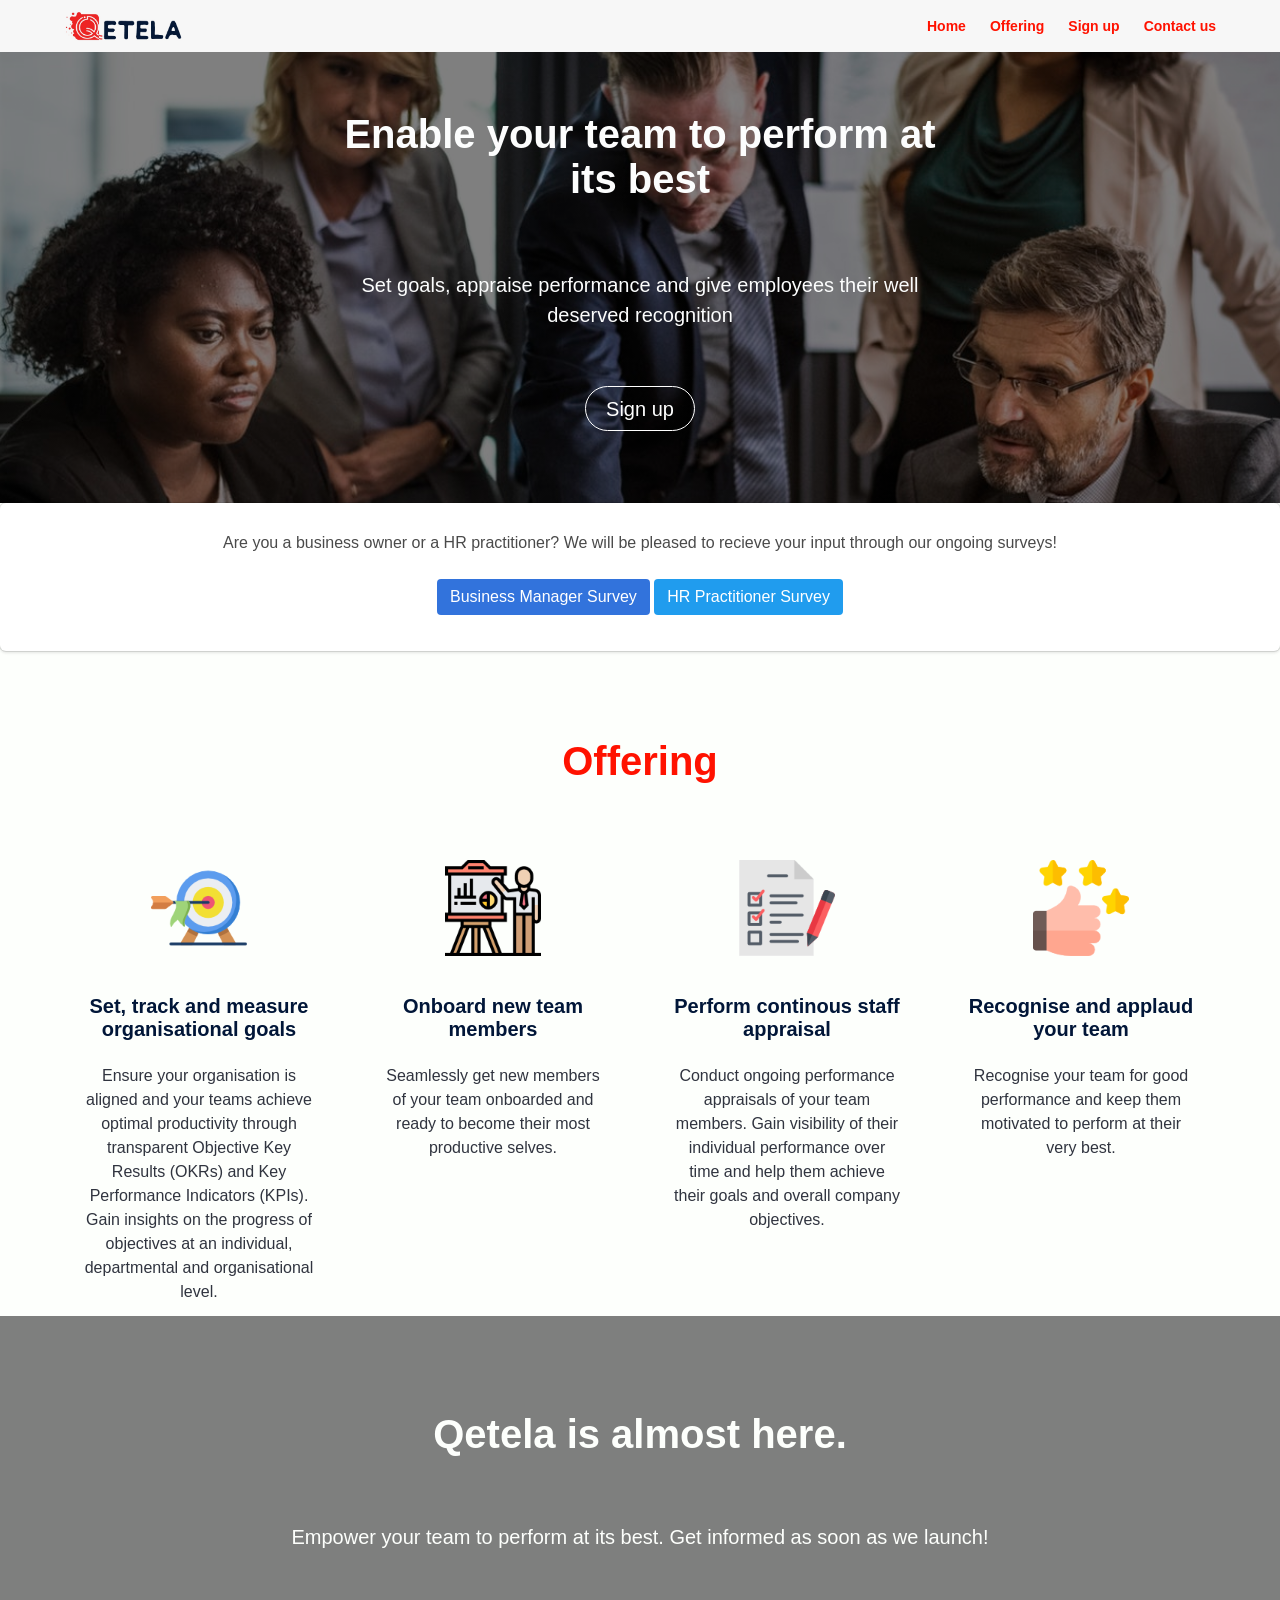
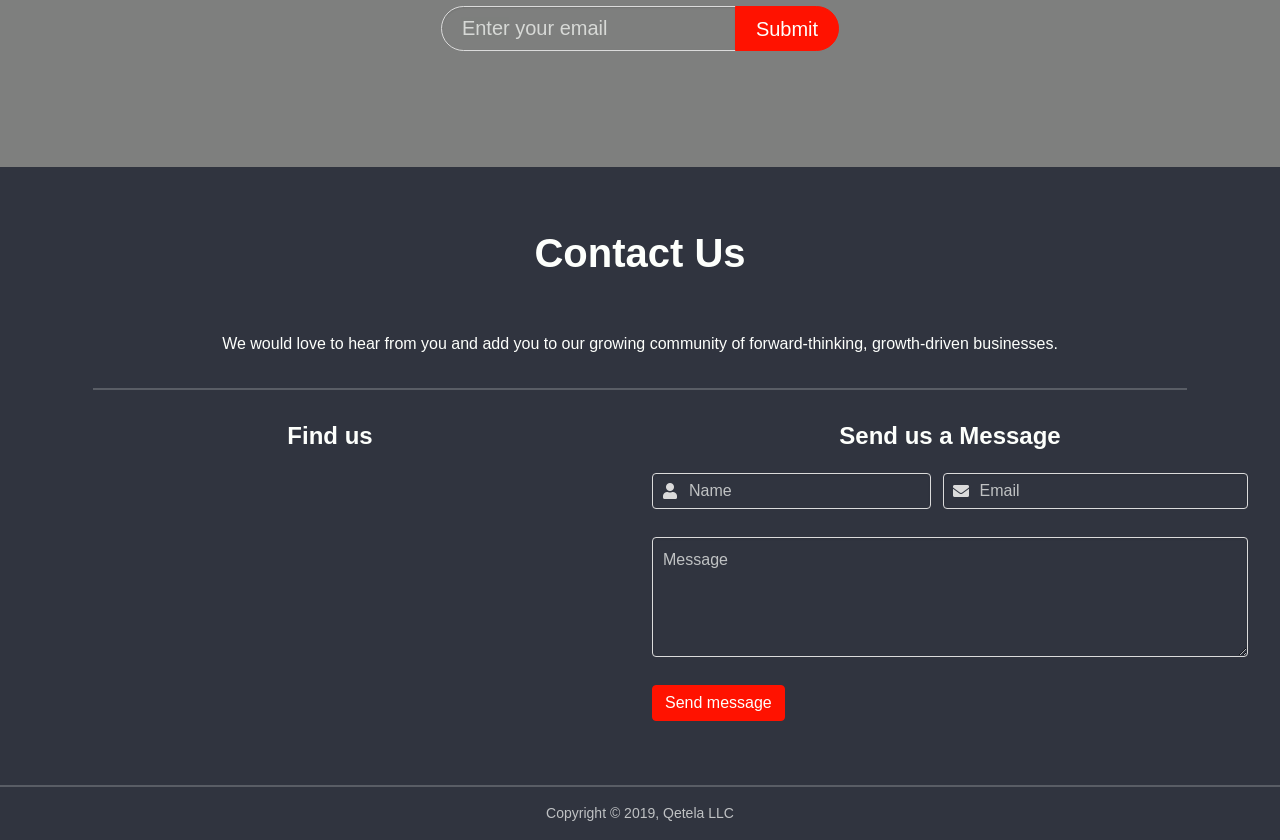
<file: index_old.html>
<!DOCTYPE html>
<html>
<head>
  <meta charset="utf-8">
  <meta name="viewport" content="width=device-width, initial-scale=1">
  <title>Qetela - Consider it done</title>
  <link rel="stylesheet" href="css/bulma.min.css">
  <link rel="stylesheet" href="css/main.css"><link rel="stylesheet" href="https://use.fontawesome.com/releases/v5.7.1/css/all.css" integrity="sha384-fnmOCqbTlWIlj8LyTjo7mOUStjsKC4pOpQbqyi7RrhN7udi9RwhKkMHpvLbHG9Sr" crossorigin="anonymous">
  <link rel="shortcut icon" type="image/png" href="./images/favicon.png"/>
  <meta name="google-site-verification" content="iHv25r2EApouhb4QvYjdSusc7kIsFLQ1m4HZjmapcoI" />
</head>

<body>


  <!-- START NAV -->
  <nav class="navbar is-fixed-top" style="background:#F7F7F7;">
    <div class="container">
      <div class="navbar-brand">
        <a class="navbar-item" href="../">
          <img src="./images/logo.jpeg" alt="Logo" style="height: 35px;">
        </a>
        <span class="navbar-burger burger" data-target="navbarMenu">
          <span></span>
          <span></span>
          <span></span>
        </span>
      </div>
      <div id="navbarMenu" class="navbar-menu">
        <div class="navbar-end">
          <a class="navbar-item" href="#hero">
            Home
          </a>
          <a class="navbar-item" href="#what-we-do">
            Offering
          </a>
          <a class="navbar-item" href="#sign-up">
            Sign up
          </a>
          <!-- <a class="navbar-item" href="#articles">
          Articles
        </a> -->
        <a class="navbar-item" href="#contact">
          Contact us
        </a>
      </div>
    </div>
  </div>
</nav>
<!-- END NAV -->
<div id="hero"></div>
<section class="hero">
  <div class="hero-body">
    <div class="container has-text-centered">
      <h2 class="title is-2">
        Enable your team to perform at its best
      </h2>
      <h2 class="subtitle">
        Set goals, appraise performance and give employees their well deserved recognition
      </h2>
      <a class="button is-danger is-inverted is-outlined is-rounded is-medium" href="#sign-up">Sign up</a>
    </div>
  </div>
  <div class="clearfix"><br/></div>
</section>

<div class="box survey has-text-centered">
  <div>
    Are you a business owner or a HR practitioner? We will be pleased to recieve your input through our ongoing surveys!
  </div>
  <div>
    <a class="button is-link" href="https://goo.gl/forms/JpgkQ5gYlTz9Sq3m2" target="_blank">Business Manager Survey</a>
    <a class="button is-info" href="https://goo.gl/forms/78fYlEpqa33NOcto1" target="_blank">HR Practitioner Survey</a>
  </div>
</div>

<div id="what-we-do"></div>
<section class="what-we-do has-text-centered is-fullheight">
  <h2 class="title is-2">Offering</h2>
  <div class="container">
    <div class="columns">
      <div class="column">
        <img src="./images/what-icons/target.png" alt="Goals Icon">
        <h3 class="title is-5">
          Set, track and measure organisational goals
        </h3>
        <p>
          Ensure your organisation is aligned and your teams achieve optimal productivity through transparent Objective Key Results (OKRs) and Key Performance Indicators (KPIs). Gain insights on the progress of objectives at an individual, departmental and organisational level.
        </p>
      </div>
      <div class="column">
        <img src="./images/what-icons/training.png" alt="Productivity onboarding Icon">
        <h3 class="title is-5">Onboard new team members </h3>
        <p>
          Seamlessly get new members of your team onboarded and ready to become their most productive selves.
        </p>
      </div>
      <div class="column">
        <img src="./images/what-icons/review.png" alt="Performance reviews Icon">
        <h3 class="title is-5">Perform continous staff appraisal</h3>
        <p>
          Conduct ongoing performance appraisals of your team members. Gain visibility of their individual performance over time and help them achieve their goals and overall company objectives.
        </p>
      </div>
      <div class="column">
        <img src="./images/what-icons/kudos.png" alt="Applaus (Kudos) & Recommendation Icon">
        <h3 class="title is-5">Recognise and applaud your team</h3>
        <p>
          Recognise your team for good performance and keep them motivated to perform at  their very best.
        </p>
      </div>
    </div>
  </div>
  <div class="clearfix"><br/></div>
</section>

<div id="sign-up"></div>
<section class="sign-up has-text-centered is-fullheight">
  <h2 class="title is-2">Qetela is almost here.</h2>
  <h2 class="subtitle">
    Empower your team to perform at its best. Get informed as soon as we launch!
  </h2>
  <form action="/" method="POST" target="_blank">
    <div class="field has-addons has-text-centered  is-hidden-mobile">
      <div class="control">
        <input class="input is-rounded is-medium" type="email" placeholder="Enter your email" name="email">
      </div>
      <div class="control">
        <input type="Submit" name="submit" value="Submit" class="button is-rounded is-medium"/>
      </div>
    </div>
    <div class="field has-text-centered  is-hidden-tablet">
      <div class="control">
        <input class="input is-rounded" type="email" placeholder="Enter your email" name="entry.109977745">
      </div>
      <div class="control has-text-centered">
        <input type="Submit" name="submit" value="Submit" class="button is-rounded"/>
      </div>
    </div>
  </form>
  <div class="clearfix"><br/></div>
</section>

<div id="contact"></div>
<section class="contact has-text-centered">
  <h2 class="title is-2">Contact Us</h2>
  <p>We would love to hear from you and add you to our growing community of forward-thinking, growth-driven businesses.</p>
  <div class="clearfix"><hr/></div>
  <div class="columns">
    <div class="column">
      <h3 class="title is-4">Find us</h3>
      <iframe src="https://www.google.com/maps/embed?pb=!1m14!1m8!1m3!1d15882.000784527429!2d-0.15418030000000002!3d5.6405173!3m2!1i1024!2i768!4f13.1!3m3!1m2!1s0x0%3A0x5bfe4abfd88d302b!2sMeltwater+Entrepreneurial+School+Of+Technology!5e0!3m2!1sen!2sgh!4v1549984502730" width="600" height="450" frameborder="0" style="border:0" allowfullscreen></iframe>
    </div>
    <div class="column">
      <h3 class="title is-4">Send us a Message</h3>
      <form>
        <div class="field is-horizontal">
          <div class="field-body">
            <div class="field">
              <p class="control has-icons-left">
                <input class="input" type="text" placeholder="Name" name="name">
                <span class="icon is-small is-left">
                  <i class="fas fa-user"></i>
                </span>
              </p>
            </div>
            <div class="field">
              <p class="control has-icons-left has-icons-right">
                <input class="input" type="email" placeholder="Email" name="email">
                <span class="icon is-small is-left">
                  <i class="fas fa-envelope"></i>
                </span>
              </p>
            </div>
          </div>
        </div>

        <div class="field is-horizontal">
          <div class="field-body">
            <div class="field">
              <div class="control">
                <textarea class="textarea" placeholder="Message" name="message"></textarea>
              </div>
            </div>
          </div>
        </div>

        <div class="field is-horizontal">
          <div class="field-body">
            <div class="field">
              <div class="control">
                <button class="button">
                  Send message
                </button>
              </div>
            </div>
          </div>
        </div>
      </form>
    </div>
  </div>
</section>


<footer>
  <hr/>
  Copyright © 2019, Qetela LLC
</footer>

<!-- Modals-->
<div class="signup-confirm-modal modal">
  <div class="modal-background"></div>
  <div class="modal-content">
    <div class="columns">
      <div class="column has-text-centered">
        <i class="fas fa-thumbs-up"></i>
      </div>
      <div class="column  is-two-thirds">
        <h1 class="title is-3">Sending successful</h1>
        <p>We have successfully recieved your submission.</p>
        <p>Thank you</p>
      </div>
    </div>
    <button class="modal-close is-large" aria-label="close"></button>
  </div>
</div>

<div class="signup-failed-modal modal">
  <div class="modal-background"></div>
  <div class="modal-content">
    <div class="columns">
      <div class="column has-text-centered">
        <i class="fas fa-exclamation-triangle"></i>
      </div>
      <div class="column  is-two-thirds">
        <h1 class="title is-3">Sending failed</h1>
        <p>We are unable to recieve your submission.</p>
        <p>Please try again</p>
      </div>
    </div>
    <button class="modal-close is-large" aria-label="close"></button>
  </div>
</div>
<script src="./js/main.js"></script>
<!-- Global site tag (gtag.js) - Google Analytics -->
<script async src="https://www.googletagmanager.com/gtag/js?id=UA-134452167-1"></script>
<script>
  window.dataLayer = window.dataLayer || [];
  function gtag(){dataLayer.push(arguments);}
  gtag('js', new Date());

  gtag('config', 'UA-134452167-1');
</script>

</body>
</html>
</file>
<file: css/main.css>
html, body {
  background: #fdfffc;
  color: #30343f;
  scroll-behavior: smooth;
}

.navbar {
  font-weight: bold;
  font-size: 14px;
  background-color: #fdfffc;
}
.navbar a {
  color: #ff1200;
}
.navbar .navbar-item img {
  max-height: 3rem;
}

h1, h2 {
  color: #ff1200 !important;
  padding: 2rem;
}

.title {
  color: #011638;
}

.content .title {
  color: #011638;
}

.modal-content {
  padding: 2rem;
  background-color: #fdfffc;
}
.modal-content i {
  color: #30343f;
  margin-top: 1rem;
  font-size: 5rem;
}
.modal-content h1 {
  padding: 0;
}

.survey {
  margin-bottom: 0;
}
.survey div {
  padding: 0.5rem;
}
.survey div a {
  margin: 0.5rem 0;
}

footer {
  background-color: #30343f;
  padding: 1rem 0;
  color: rgba(252, 253, 252, 0.7);
  text-align: center;
  font-size: 14px;
}
footer hr {
  background-color: rgba(255, 255, 255, 0.2);
  width: 100%;
  margin: 1rem auto;
}

.hero {
  background: linear-gradient(rgba(0, 0, 0, 0.5), rgba(0, 0, 0, 0.5)), url("../images/hero.jpeg") no-repeat top center fixed;
  -webkit-background-size: cover;
  -moz-background-size: cover;
  -o-background-size: cover;
  background-size: cover;
  padding: 2rem 0 0;
}
.hero .hero-body .container {
  max-width: 700px;
}
.hero .hero-body .container .title {
  color: #fcfdfd !important;
}
.hero .hero-body .container .subtitle {
  color: #fcfdfd !important;
  line-height: 1.5;
}
.hero .hero-body .container .buttons {
  padding-top: 2rem;
  width: 240px;
  margin: 0 auto;
}
.hero .hero-body .container .buttons .button {
  width: 120px;
}

.what-we-do {
  padding: 2rem 0 0;
}
.what-we-do .column {
  padding: 0 2rem;
}
.what-we-do .column img {
  height: 10rem;
  padding: 2rem;
}

.sign-up {
  background: linear-gradient(rgba(0, 0, 0, 0.5), rgba(0, 0, 0, 0.5)), url("../images/signup-bg.jpg") no-repeat center center fixed;
  -webkit-background-size: cover;
  -moz-background-size: cover;
  -o-background-size: cover;
  background-size: cover;
  padding: 4rem 0;
}
.sign-up h1, .sign-up h2 {
  color: #fdfffc !important;
}
.sign-up .field {
  justify-content: center;
}
.sign-up .field .input[type=email] {
  background-color: rgba(0, 0, 0, 0);
  color: #fdfffc;
  margin-bottom: 1rem;
}
.sign-up .field .input.is-active, .sign-up .field .input.is-focused, .sign-up .field .input:active, .sign-up .field .input:focus, .sign-up .field .textarea.is-active, .sign-up .field .textarea.is-focused, .sign-up .field .textarea:active, .sign-up .field .textarea:focus {
  border-color: #ff1200;
  box-shadow: 0 0 0 0.125em rgba(255, 18, 0, 0.25);
}
.sign-up .field input[type=submit] {
  background-color: #ff1200;
  color: #fdfffc;
  border-color: #ff1200;
}
.sign-up .field ::placeholder {
  /* Chrome, Firefox, Opera, Safari 10.1+ */
  color: #fdfffc;
  opacity: 0.7;
  /* Firefox */
}
.sign-up .field :-ms-input-placeholder {
  /* Internet Explorer 10-11 */
  color: #fdfffc;
  opacity: 0.7;
}
.sign-up .field ::-ms-input-placeholder {
  /* Microsoft Edge */
  color: #fdfffc;
  opacity: 0.7;
}

.contact {
  background-color: #30343f;
  color: #fdfffc;
  padding: 2rem;
}
.contact h1, .contact h2, .contact h3 {
  color: #fdfffc !important;
}
.contact iframe {
  min-height: 200px;
}
.contact hr {
  background-color: rgba(255, 255, 255, 0.2);
  width: 90%;
  margin: 2rem auto;
}
.contact .input, .contact .textarea {
  background-color: rgba(0, 0, 0, 0);
  color: #fdfffc;
  margin-bottom: 1rem;
}
.contact .input.is-active, .contact .input.is-focused, .contact .input:active, .contact .input:focus, .contact .textarea.is-active, .contact .textarea.is-focused, .contact .textarea:active, .contact .textarea:focus {
  border-color: #ff1200;
  box-shadow: 0 0 0 0.125em rgba(255, 18, 0, 0.25);
}
.contact .button {
  background-color: #ff1200;
  color: #fdfffc;
  border-color: #ff1200;
}
.contact .input::placeholder, .contact .textarea::placeholder {
  /* Chrome, Firefox, Opera, Safari 10.1+ */
  color: #fdfffc;
  opacity: 0.7;
  /* Firefox */
}
.contact .input:-ms-input-placeholder, .contact .textarea:-ms-input-placeholder {
  /* Internet Explorer 10-11 */
  color: #fdfffc;
  opacity: 0.7;
}
.contact .input::-ms-input-placeholder, .contact .textarea::-ms-input-placeholder {
  /* Microsoft Edge */
  color: #fdfffc;
  opacity: 0.7;
}

/*# sourceMappingURL=main.css.map */
</file>
